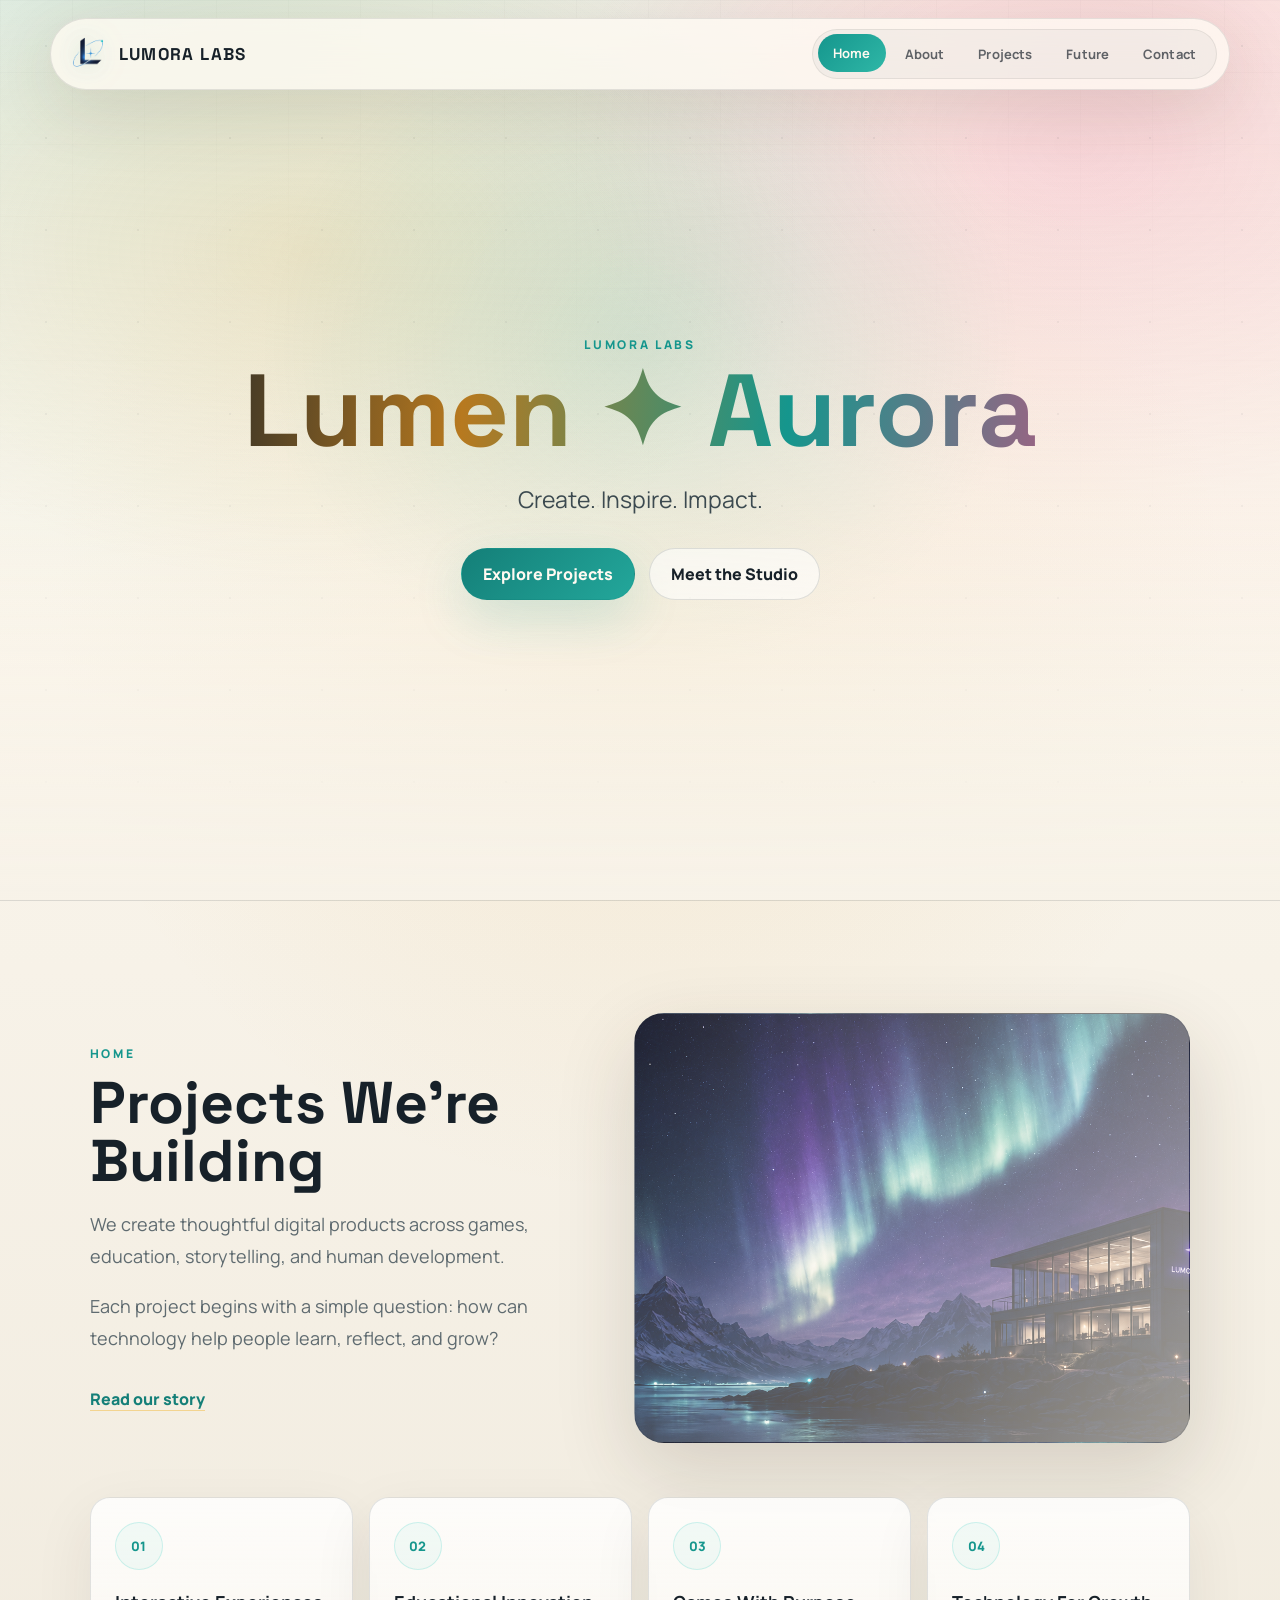
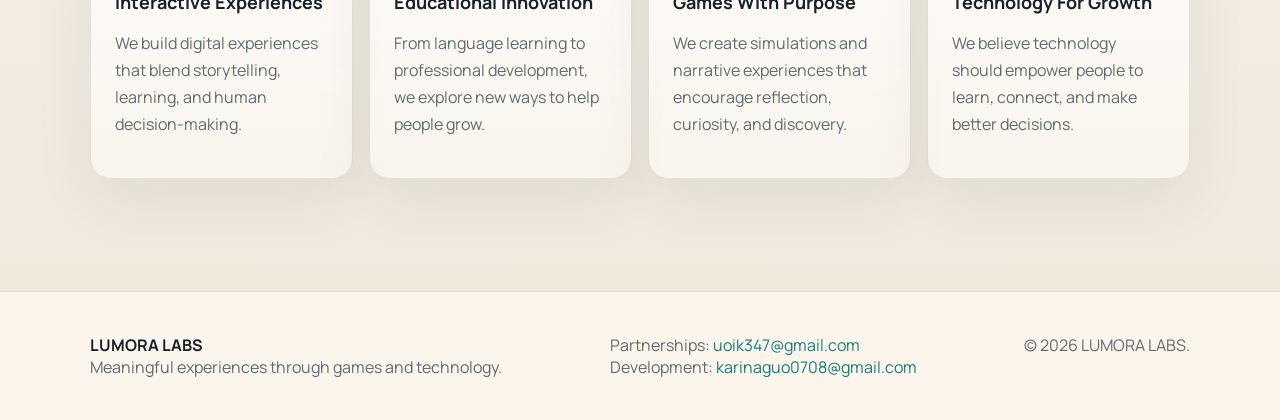
<file: index.html>
<!doctype html>
<html lang="en">
<head>
  <meta charset="utf-8">
  <meta name="viewport" content="width=device-width,initial-scale=1">
  <title>LUMORA LABS</title>
  <link rel="preconnect" href="https://fonts.googleapis.com">
  <link rel="preconnect" href="https://fonts.gstatic.com" crossorigin>
  <link href="https://fonts.googleapis.com/css2?family=Manrope:wght@400;500;600;700;800&family=Space+Grotesk:wght@500;600;700&display=swap" rel="stylesheet">
  <link rel="stylesheet" href="styles.css">
</head>
<body>
<header class="nav">
  <a class="brand logo-brand" href="index.html">
    <img src="lumora-logo.png" class="site-logo" alt="LUMORA LABS logo">
    <span class="brand-name">LUMORA LABS</span>
  </a>
  <nav class="navlinks" aria-label="Primary navigation">
    <a class="active" href="index.html">Home</a>
    <a href="about.html">About</a>
    <a href="project.html">Projects</a>
    <a href="future.html">Future</a>
    <a href="contact.html">Contact</a>
  </nav>
</header>

<main>
  <section class="hero">
    <div class="aurora"></div>
    <div class="stars"></div>
    <div class="heroGlow"></div>
    <div class="heroText">
      <p class="kicker">LUMORA LABS</p>
      <h1>Lumen ✦ Aurora</h1>
      <p class="heroLead">Create. Inspire. Impact.</p>
      <div class="heroActions">
        <a class="btn" href="project.html">Explore Projects</a>
        <a class="btn secondary" href="about.html">Meet the Studio</a>
      </div>
    </div>
  </section>

  <section class="section studioIntro">
    <div class="two">
      <div>
        <p class="eyebrow">Home</p>
        <h2>Projects We're Building</h2>
        <p class="copy">We create thoughtful digital products across games, education, storytelling, and human development.</p>
        <p class="copy">Each project begins with a simple question: how can technology help people learn, reflect, and grow?</p>
        <a class="textLink" href="about.html">Read our story</a>
      </div>
      <div class="aboutArt" aria-hidden="true"></div>
    </div>

    <div class="values refinedValues">
      <article class="value">
        <div class="icon">01</div>
        <b>Interactive Experiences</b>
        <p>We build digital experiences that blend storytelling, learning, and human decision-making.</p>
      </article>
      <article class="value">
        <div class="icon">02</div>
        <b>Educational Innovation</b>
        <p>From language learning to professional development, we explore new ways to help people grow.</p>
      </article>
      <article class="value">
        <div class="icon">03</div>
        <b>Games With Purpose</b>
        <p>We create simulations and narrative experiences that encourage reflection, curiosity, and discovery.</p>
      </article>
      <article class="value">
        <div class="icon">04</div>
        <b>Technology For Growth</b>
        <p>We believe technology should empower people to learn, connect, and make better decisions.</p>
      </article>
    </div>
  </section>
</main>

<footer class="footer">
  <div><b>LUMORA LABS</b><br>Meaningful experiences through games and technology.</div>
  <div>Partnerships: <a href="mailto:uoik347@gmail.com">uoik347@gmail.com</a><br>Development: <a href="mailto:karinaguo0708@gmail.com">karinaguo0708@gmail.com</a></div>
  <div>© <span data-year></span> LUMORA LABS.</div>
</footer>
<script src="script.js"></script>
</body>
</html>
</file>
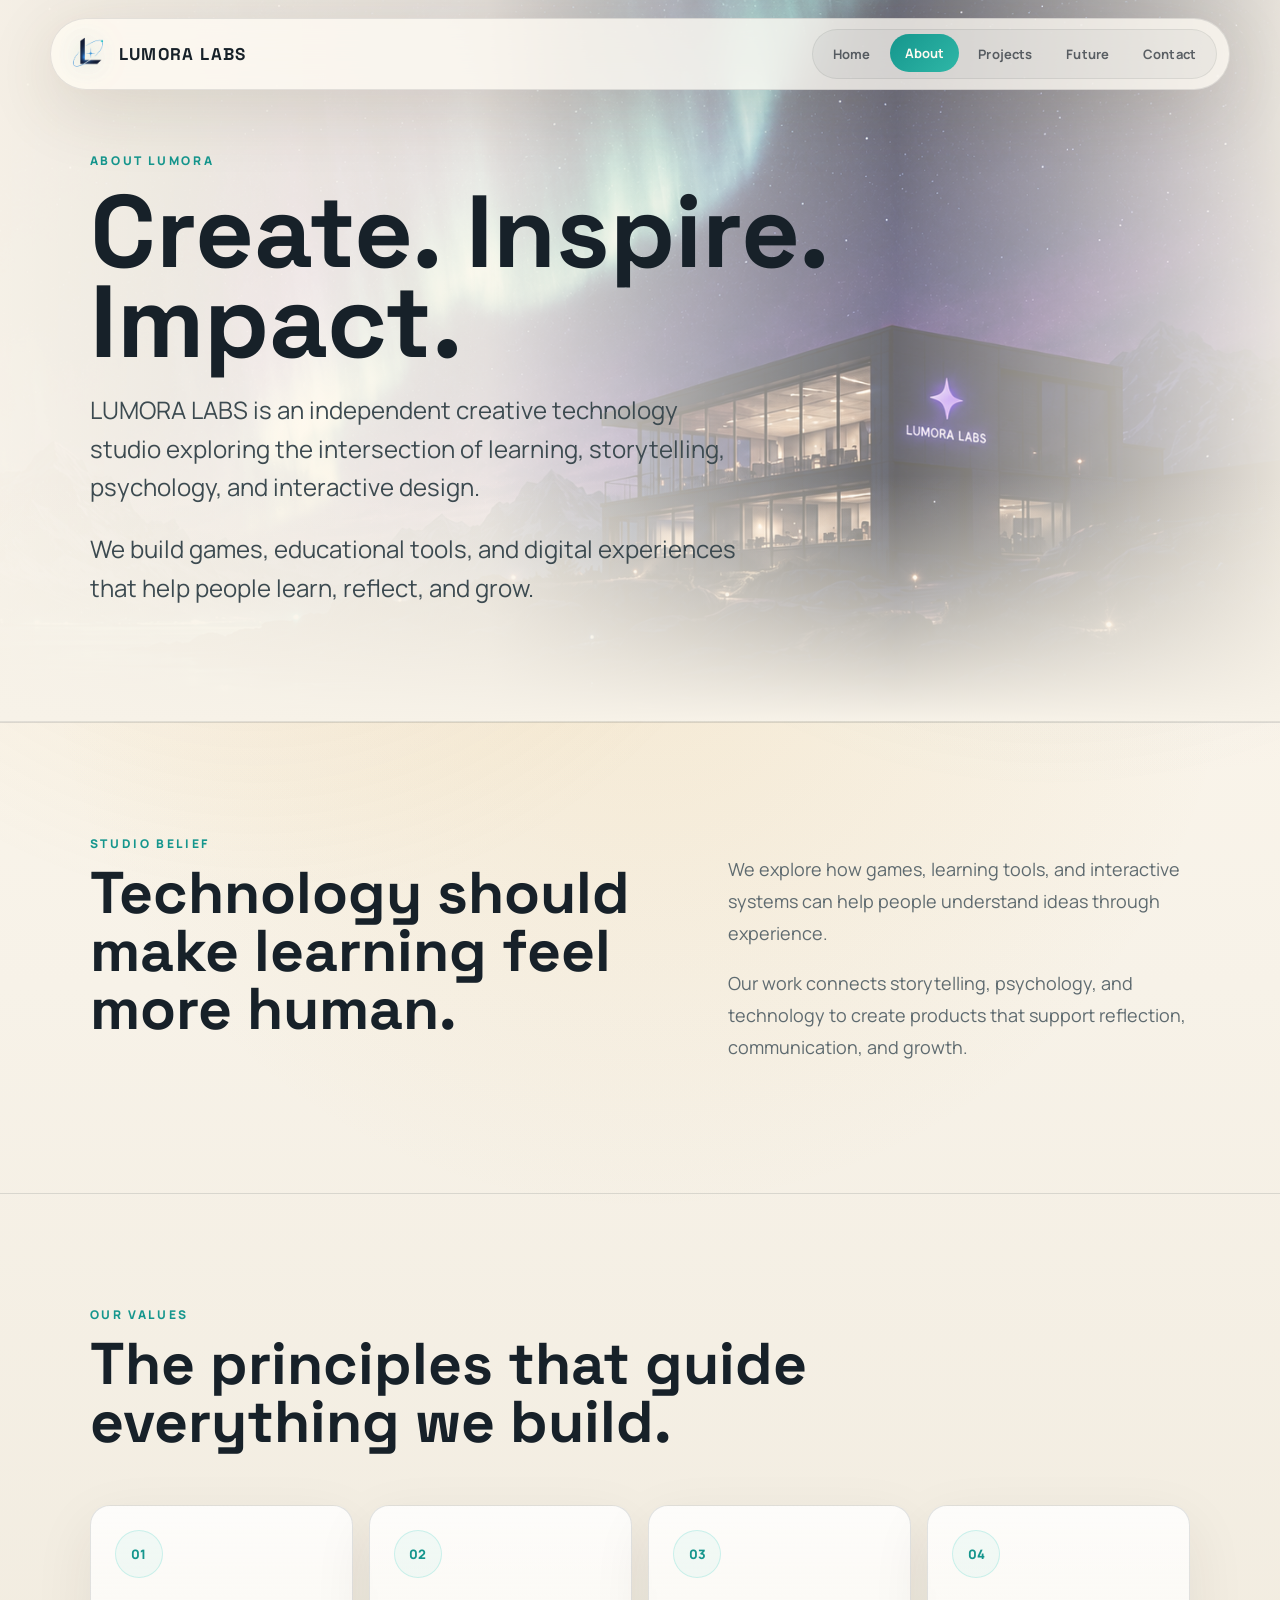
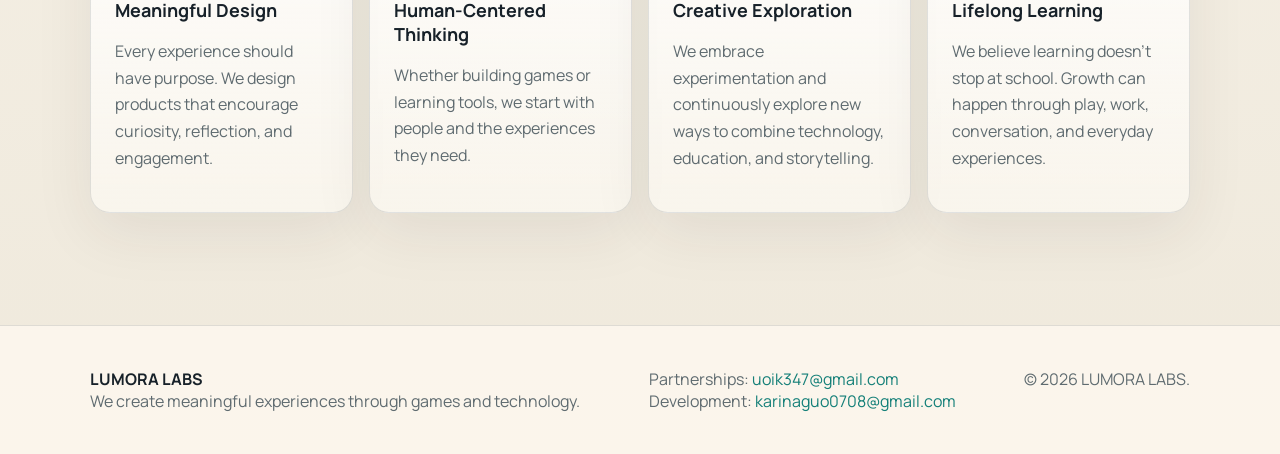
<file: about.html>
<!doctype html>
<html lang="en">
<head>
  <meta charset="utf-8">
  <meta name="viewport" content="width=device-width,initial-scale=1">
  <title>About | LUMORA LABS</title>
  <link rel="preconnect" href="https://fonts.googleapis.com">
  <link rel="preconnect" href="https://fonts.gstatic.com" crossorigin>
  <link href="https://fonts.googleapis.com/css2?family=Manrope:wght@400;500;600;700;800&family=Space+Grotesk:wght@500;600;700&display=swap" rel="stylesheet">
  <link rel="stylesheet" href="styles.css">
</head>
<body>
<header class="nav">
  <a class="brand logo-brand" href="index.html">
    <img src="lumora-logo.png" class="site-logo" alt="LUMORA LABS logo">
    <span class="brand-name">LUMORA LABS</span>
  </a>
  <nav class="navlinks" aria-label="Primary navigation">
    <a href="index.html">Home</a>
    <a class="active" href="about.html">About</a>
    <a href="project.html">Projects</a>
    <a href="future.html">Future</a>
    <a href="contact.html">Contact</a>
  </nav>
</header>

<main class="aboutPage">
  <section class="aboutHeroImage">
    <div class="aboutHeroText">
      <p class="eyebrow">About Lumora</p>
      <h1>Create. Inspire. Impact.</h1>
      <p>LUMORA LABS is an independent creative technology studio exploring the intersection of learning, storytelling, psychology, and interactive design.</p>
      <p>We build games, educational tools, and digital experiences that help people learn, reflect, and grow.</p>
    </div>
  </section>

  <section class="section manifesto">
    <div class="manifestoText">
      <p class="eyebrow">Studio belief</p>
      <h2>Technology should make learning feel more human.</h2>
    </div>
    <div class="manifestoCopy">
      <p class="copy">We explore how games, learning tools, and interactive systems can help people understand ideas through experience.</p>
      <p class="copy">Our work connects storytelling, psychology, and technology to create products that support reflection, communication, and growth.</p>
    </div>
  </section>

  <section class="section valuesSection">
    <div class="valuesIntro">
      <p class="eyebrow">Our values</p>
      <h2>The principles that guide everything we build.</h2>
    </div>
    <div class="values refinedValues">
      <article class="value"><div class="icon">01</div><b>Meaningful Design</b><p>Every experience should have purpose. We design products that encourage curiosity, reflection, and engagement.</p></article>
      <article class="value"><div class="icon">02</div><b>Human-Centered Thinking</b><p>Whether building games or learning tools, we start with people and the experiences they need.</p></article>
      <article class="value"><div class="icon">03</div><b>Creative Exploration</b><p>We embrace experimentation and continuously explore new ways to combine technology, education, and storytelling.</p></article>
      <article class="value"><div class="icon">04</div><b>Lifelong Learning</b><p>We believe learning doesn't stop at school. Growth can happen through play, work, conversation, and everyday experiences.</p></article>
    </div>
  </section>
</main>

<footer class="footer">
  <div><b>LUMORA LABS</b><br>We create meaningful experiences through games and technology.</div>
  <div>Partnerships: <a href="mailto:uoik347@gmail.com">uoik347@gmail.com</a><br>Development: <a href="mailto:karinaguo0708@gmail.com">karinaguo0708@gmail.com</a></div>
  <div>© <span data-year></span> LUMORA LABS.</div>
</footer>
<script src="script.js"></script>
</body>
</html>
</file>
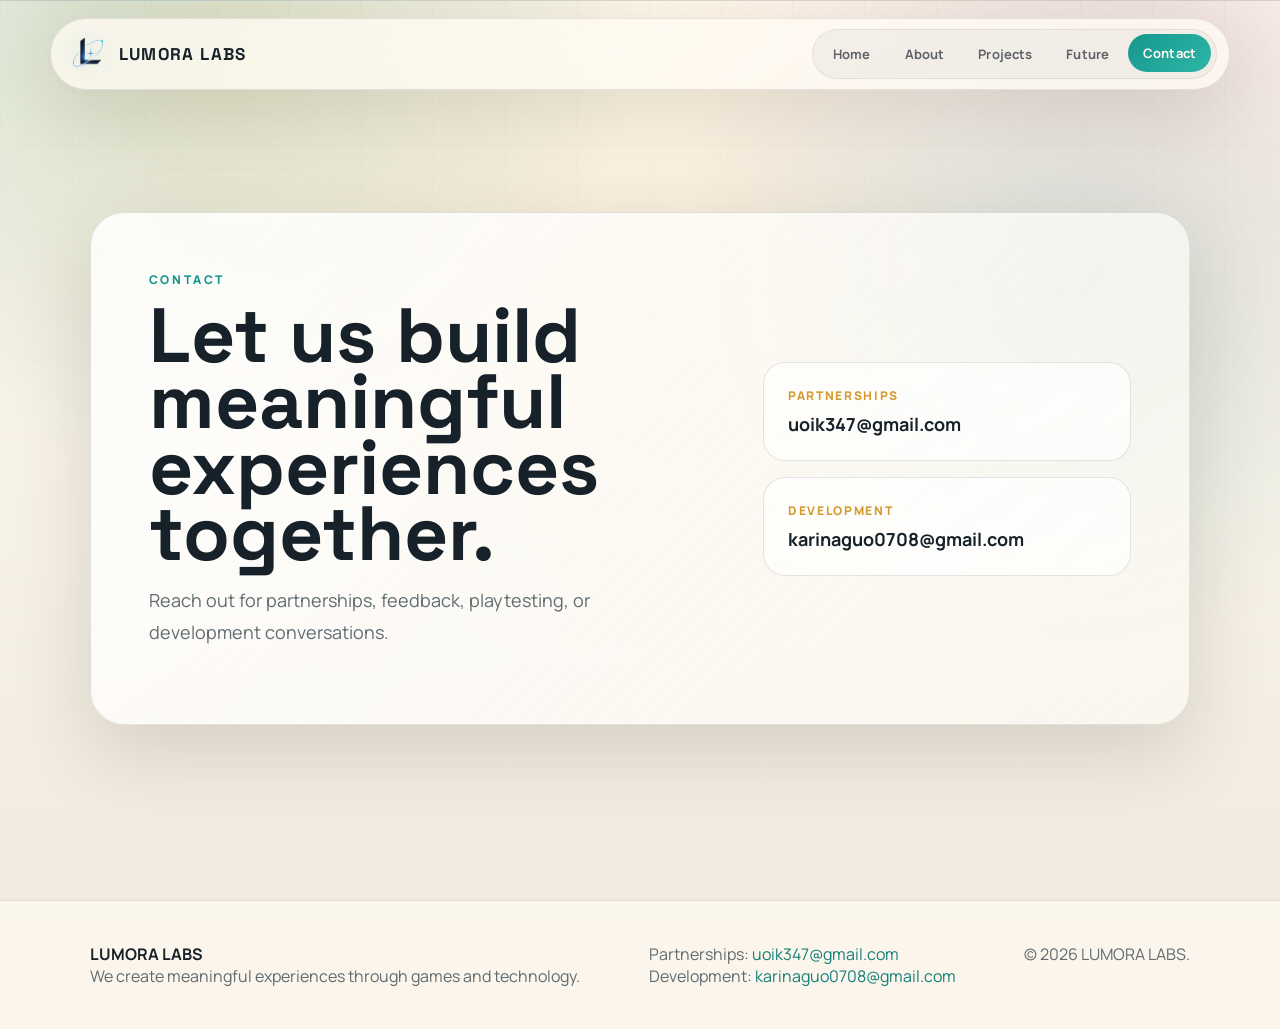
<file: contact.html>
<!doctype html>
<html lang="en">
<head>
  <meta charset="utf-8">
  <meta name="viewport" content="width=device-width,initial-scale=1">
  <title>Contact | LUMORA LABS</title>
  <link rel="preconnect" href="https://fonts.googleapis.com">
  <link rel="preconnect" href="https://fonts.gstatic.com" crossorigin>
  <link href="https://fonts.googleapis.com/css2?family=Manrope:wght@400;500;600;700;800&family=Space+Grotesk:wght@500;600;700&display=swap" rel="stylesheet">
  <link rel="stylesheet" href="styles.css">
</head>
<body>
<header class="nav">
  <a class="brand logo-brand" href="index.html">
    <img src="lumora-logo.png" class="site-logo" alt="LUMORA LABS logo">
    <span class="brand-name">LUMORA LABS</span>
  </a>
  <nav class="navlinks" aria-label="Primary navigation">
    <a href="index.html">Home</a>
    <a href="about.html">About</a>
    <a href="project.html">Projects</a>
    <a href="future.html">Future</a>
    <a class="active" href="contact.html">Contact</a>
  </nav>
</header>

<main class="page section contactPage">
  <section class="contactPanel">
    <div>
      <p class="eyebrow">Contact</p>
      <h1>Let us build meaningful experiences together.</h1>
      <p class="copy">Reach out for partnerships, feedback, playtesting, or development conversations.</p>
    </div>
    <div class="contactCards">
      <a class="contactCard" href="mailto:uoik347@gmail.com">
        <span>Partnerships</span>
        <b>uoik347@gmail.com</b>
      </a>
      <a class="contactCard" href="mailto:karinaguo0708@gmail.com">
        <span>Development</span>
        <b>karinaguo0708@gmail.com</b>
      </a>
    </div>
  </section>
</main>

<footer class="footer">
  <div><b>LUMORA LABS</b><br>We create meaningful experiences through games and technology.</div>
  <div>Partnerships: <a href="mailto:uoik347@gmail.com">uoik347@gmail.com</a><br>Development: <a href="mailto:karinaguo0708@gmail.com">karinaguo0708@gmail.com</a></div>
  <div>© <span data-year></span> LUMORA LABS.</div>
</footer>
<script src="script.js"></script>
</body>
</html>
</file>
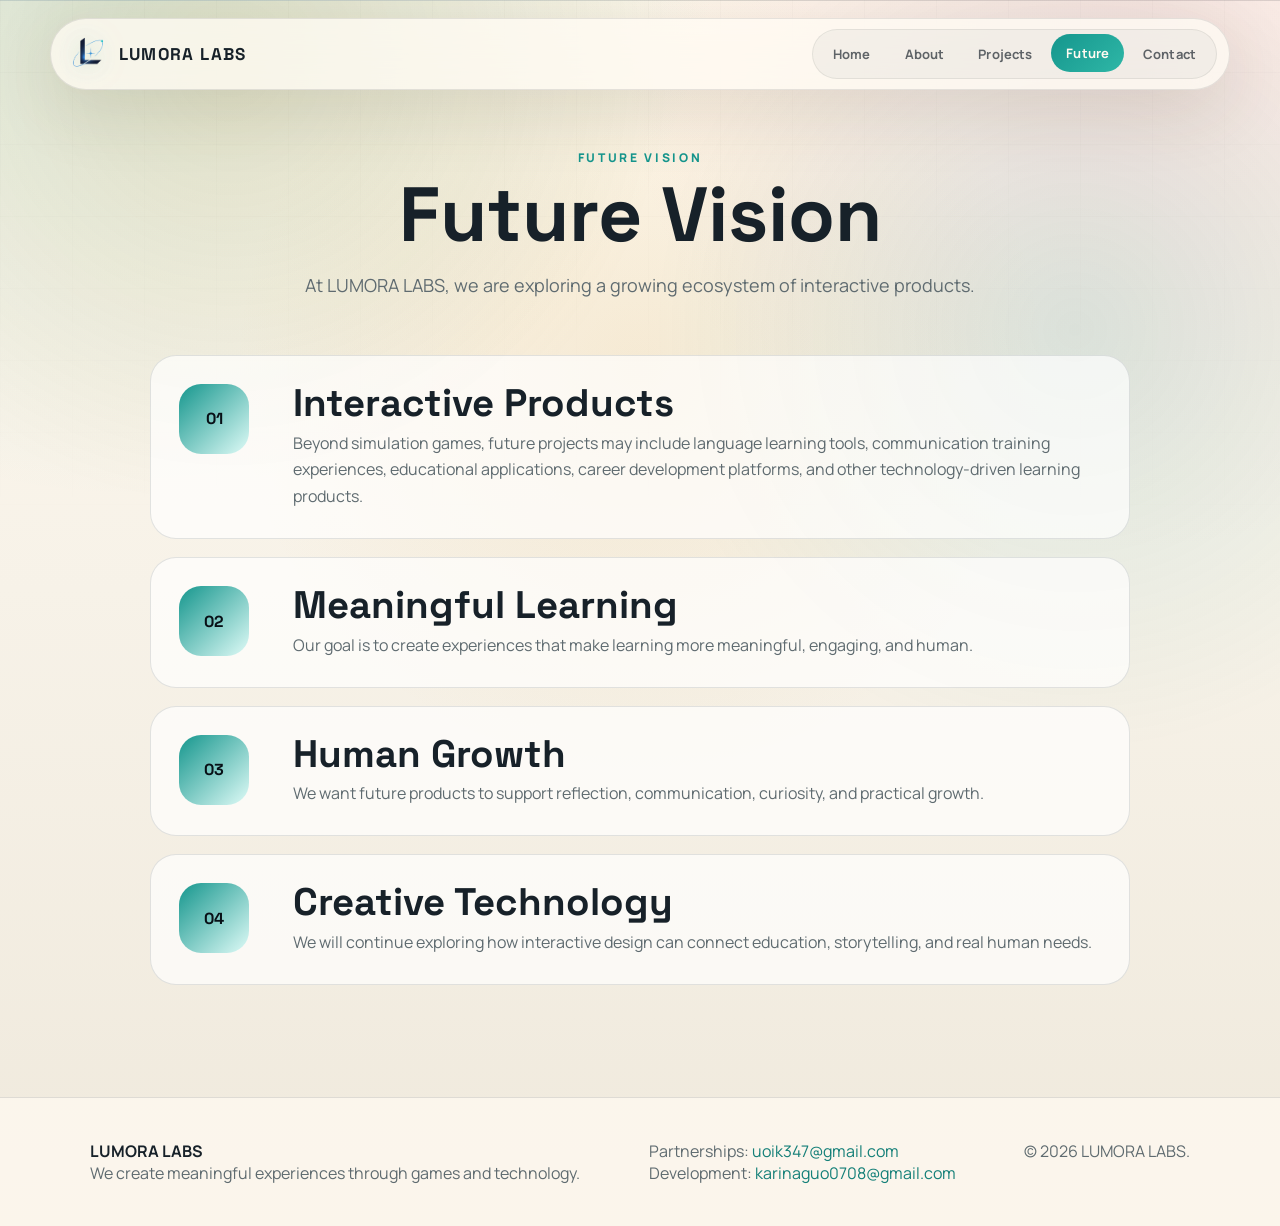
<file: future.html>
<!doctype html>
<html lang="en">
<head>
  <meta charset="utf-8">
  <meta name="viewport" content="width=device-width,initial-scale=1">
  <title>Future | LUMORA LABS</title>
  <link rel="preconnect" href="https://fonts.googleapis.com">
  <link rel="preconnect" href="https://fonts.gstatic.com" crossorigin>
  <link href="https://fonts.googleapis.com/css2?family=Manrope:wght@400;500;600;700;800&family=Space+Grotesk:wght@500;600;700&display=swap" rel="stylesheet">
  <link rel="stylesheet" href="styles.css">
</head>
<body>
<header class="nav">
  <a class="brand logo-brand" href="index.html">
    <img src="lumora-logo.png" class="site-logo" alt="LUMORA LABS logo">
    <span class="brand-name">LUMORA LABS</span>
  </a>
  <nav class="navlinks" aria-label="Primary navigation">
    <a href="index.html">Home</a>
    <a href="about.html">About</a>
    <a href="project.html">Projects</a>
    <a class="active" href="future.html">Future</a>
    <a href="contact.html">Contact</a>
  </nav>
</header>

<main class="page section futurePage">
  <div class="centerTitle">
    <p class="eyebrow">Future Vision</p>
    <h1>Future Vision</h1>
    <p class="copy">At LUMORA LABS, we are exploring a growing ecosystem of interactive products.</p>
  </div>

  <section class="roadmap">
    <article class="roadItem">
      <span>01</span>
      <div>
        <h2>Interactive Products</h2>
        <p>Beyond simulation games, future projects may include language learning tools, communication training experiences, educational applications, career development platforms, and other technology-driven learning products.</p>
      </div>
    </article>
    <article class="roadItem">
      <span>02</span>
      <div>
        <h2>Meaningful Learning</h2>
        <p>Our goal is to create experiences that make learning more meaningful, engaging, and human.</p>
      </div>
    </article>
    <article class="roadItem">
      <span>03</span>
      <div>
        <h2>Human Growth</h2>
        <p>We want future products to support reflection, communication, curiosity, and practical growth.</p>
      </div>
    </article>
    <article class="roadItem">
      <span>04</span>
      <div>
        <h2>Creative Technology</h2>
        <p>We will continue exploring how interactive design can connect education, storytelling, and real human needs.</p>
      </div>
    </article>
  </section>
</main>

<footer class="footer">
  <div><b>LUMORA LABS</b><br>We create meaningful experiences through games and technology.</div>
  <div>Partnerships: <a href="mailto:uoik347@gmail.com">uoik347@gmail.com</a><br>Development: <a href="mailto:karinaguo0708@gmail.com">karinaguo0708@gmail.com</a></div>
  <div>© <span data-year></span> LUMORA LABS.</div>
</footer>
<script src="script.js"></script>
</body>
</html>
</file>
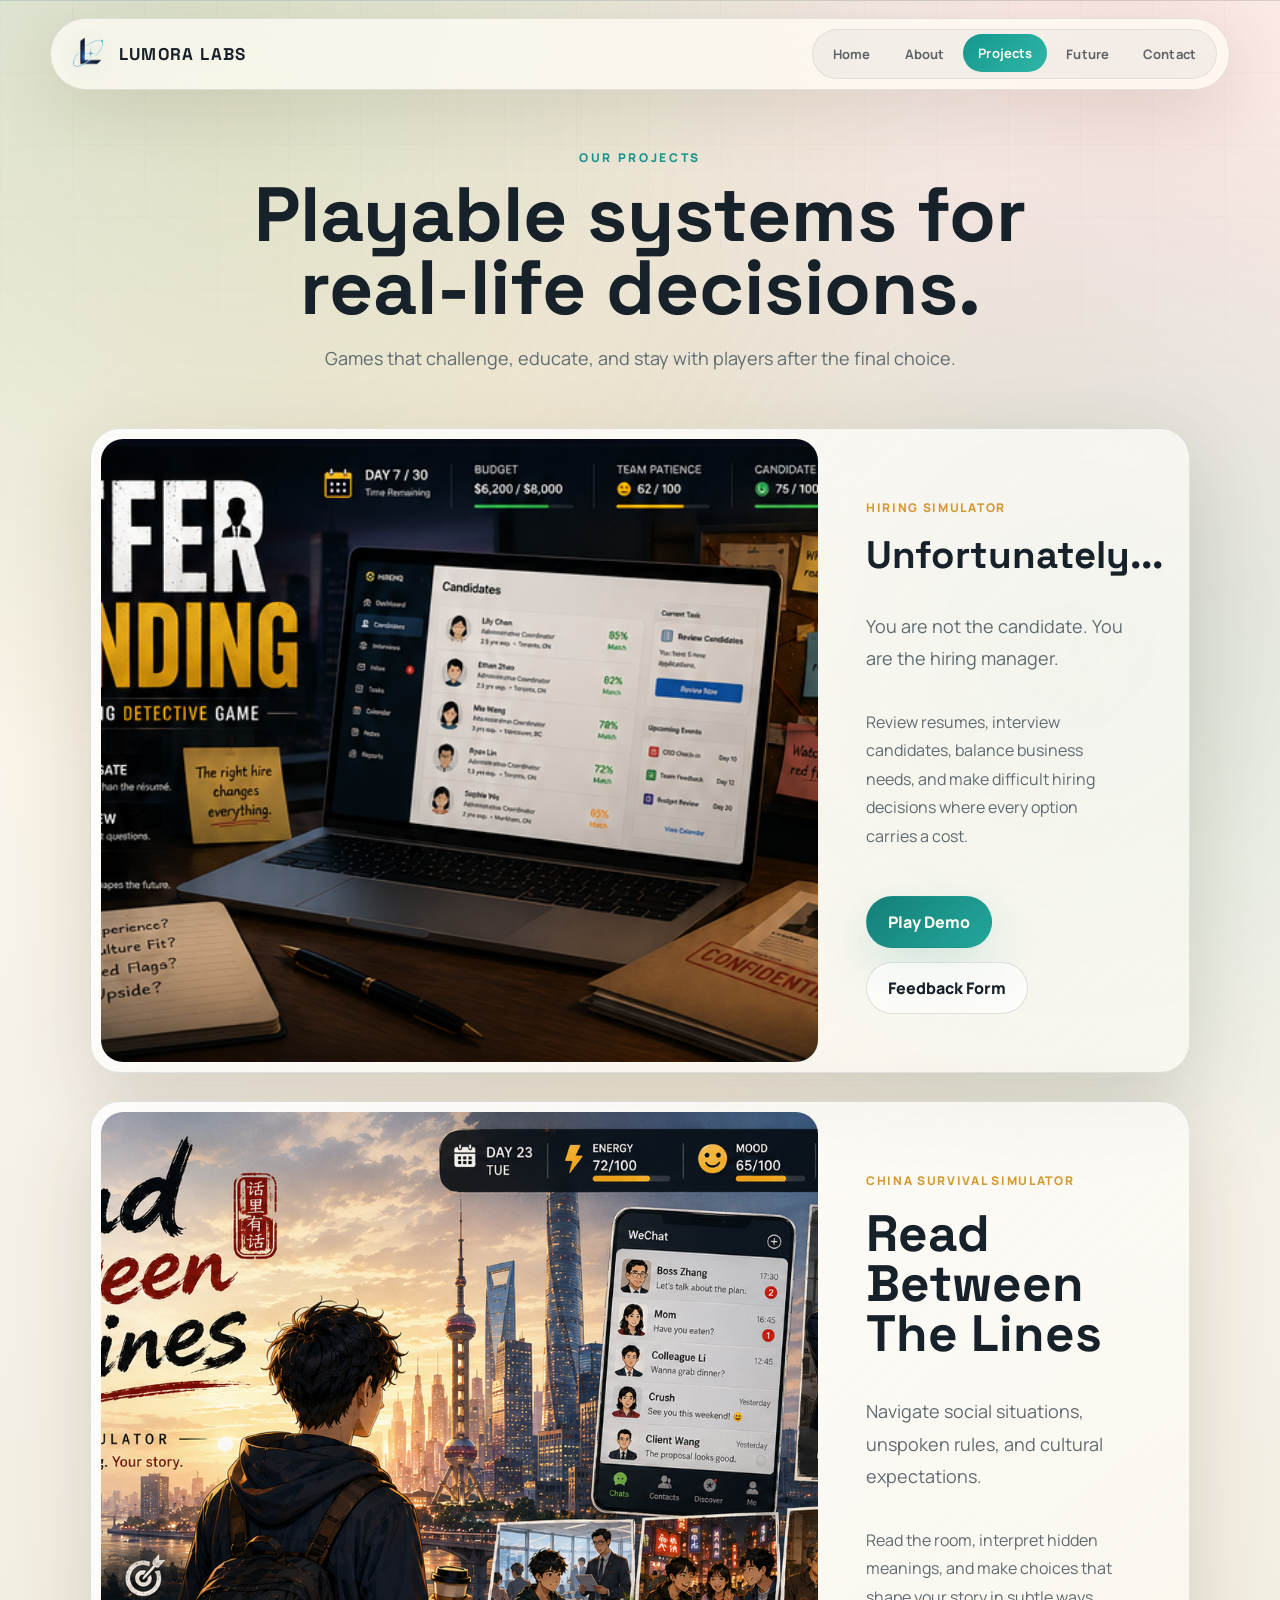
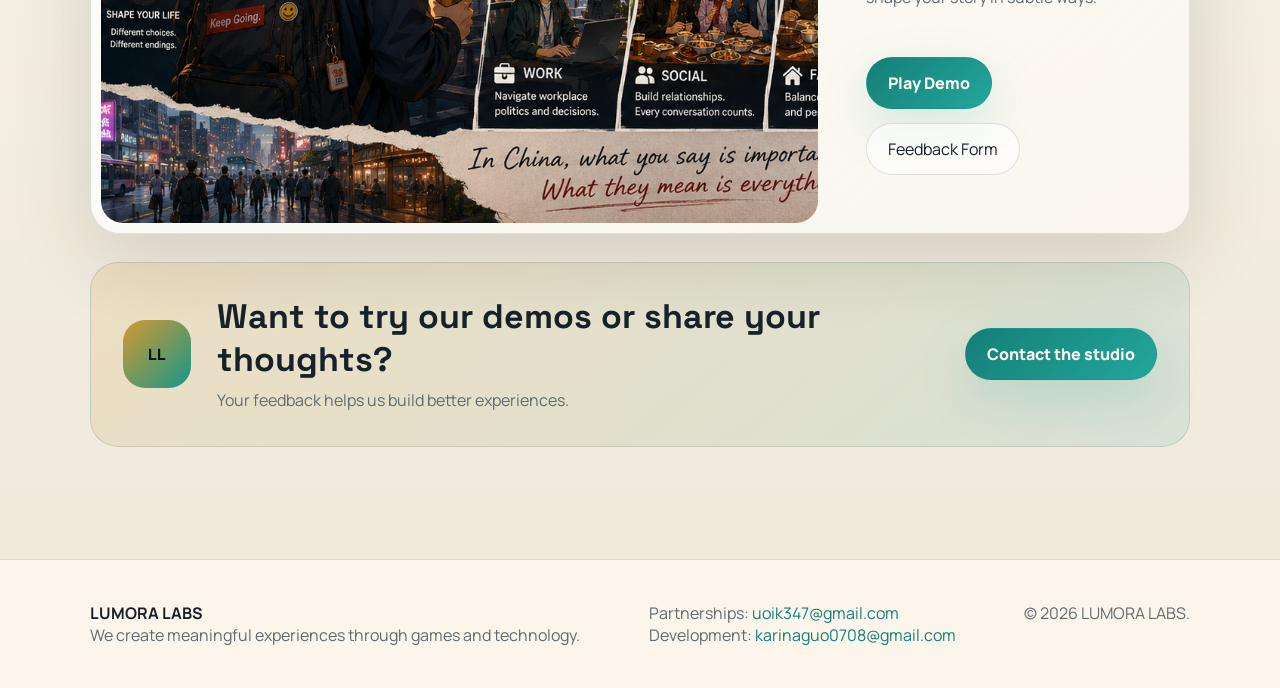
<file: project.html>
<!doctype html>
<html lang="en">
<head>
  <meta charset="utf-8">
  <meta name="viewport" content="width=device-width,initial-scale=1">
  <title>Projects | LUMORA LABS</title>
  <link rel="preconnect" href="https://fonts.googleapis.com">
  <link rel="preconnect" href="https://fonts.gstatic.com" crossorigin>
  <link href="https://fonts.googleapis.com/css2?family=Manrope:wght@400;500;600;700;800&family=Space+Grotesk:wght@500;600;700&display=swap" rel="stylesheet">
  <link rel="stylesheet" href="styles.css">
</head>
<body>
<header class="nav">
  <a class="brand logo-brand" href="index.html">
    <img src="lumora-logo.png" class="site-logo" alt="LUMORA LABS logo">
    <span class="brand-name">LUMORA LABS</span>
  </a>
  <nav class="navlinks" aria-label="Primary navigation">
    <a href="index.html">Home</a>
    <a href="about.html">About</a>
    <a class="active" href="project.html">Projects</a>
    <a href="future.html">Future</a>
    <a href="contact.html">Contact</a>
  </nav>
</header>

<main class="page section projectsPage">
  <div class="centerTitle">
    <p class="eyebrow">Our projects</p>
    <h1>Playable systems for real-life decisions.</h1>
    <p class="copy">Games that challenge, educate, and stay with players after the final choice.</p>
  </div>

  <div class="projectDetail polished">
    <article class="detailCard featureProject">
      <div class="coverFrame">
        <img src="offer-pending-cover.png" alt="Unfortunately hiring simulator cover">
      </div>
      <div class="projectText">
        <p class="sub">Hiring Simulator</p>
        <h2 class="compactTitle">Unfortunately...</h2>
        <p class="copy">You are not the candidate. You are the hiring manager.</p>
        <p class="copy smallCopy">Review resumes, interview candidates, balance business needs, and make difficult hiring decisions where every option carries a cost.</p>
        <div class="actions stackedActions">
          <a class="btn" href="#">Play Demo</a>
          <a class="mini" href="#">Feedback Form</a>
        </div>
      </div>
    </article>

    <article class="detailCard featureProject" id="read-between">
      <div class="coverFrame">
        <img src="read-between-cover.png" alt="Read Between The Lines China Survival Simulator cover">
      </div>
      <div class="projectText">
        <p class="sub">China Survival Simulator</p>
        <h2>Read Between The Lines</h2>
        <p class="copy">Navigate social situations, unspoken rules, and cultural expectations.</p>
        <p class="copy smallCopy">Read the room, interpret hidden meanings, and make choices that shape your story in subtle ways.</p>
        <div class="actions stackedActions">
          <a class="btn" id="readBetweenDemoLink" href="https://karinaguo0708-dot.github.io/Read_between_the_line/">Play Demo</a>
          <div class="formMenu">
            <button class="mini formToggle" type="button">Feedback Form</button>
            <div class="formOptions" aria-label="Feedback form options">
              <a href="https://v.wjx.cn/vm/rvYZfi6.aspx#">Chinese Form</a>
              <a href="https://v.wjx.cn/vm/YpvPUcN.aspx#">English Form</a>
            </div>
          </div>
        </div>
      </div>
    </article>

    <section class="wideCta">
      <div class="ctaMark">LL</div>
      <div>
        <h3>Want to try our demos or share your thoughts?</h3>
        <p>Your feedback helps us build better experiences.</p>
      </div>
      <a class="btn" href="contact.html">Contact the studio</a>
    </section>
  </div>
</main>

<footer class="footer">
  <div><b>LUMORA LABS</b><br>We create meaningful experiences through games and technology.</div>
  <div>Partnerships: <a href="mailto:uoik347@gmail.com">uoik347@gmail.com</a><br>Development: <a href="mailto:karinaguo0708@gmail.com">karinaguo0708@gmail.com</a></div>
  <div>© <span data-year></span> LUMORA LABS.</div>
</footer>
<script src="script.js"></script>
</body>
</html>
</file>
<file: styles.css>
:root {
  --bg: #f7f2e8;
  --bg-soft: #fffaf1;
  --panel: rgba(255, 252, 246, .78);
  --panel-strong: rgba(255, 252, 246, .94);
  --line: rgba(30, 43, 48, .13);
  --text: #172129;
  --muted: #5f6b70;
  --dim: #879196;
  --gold: #d39a2f;
  --teal: #15968d;
  --rose: #d65c8c;
  --blue: #4c7fdc;
  --shadow: 0 28px 80px rgba(53, 43, 32, .16);
}

* {
  box-sizing: border-box;
}

html {
  scroll-behavior: smooth;
}

body {
  margin: 0;
  overflow-x: hidden;
  background:
    radial-gradient(circle at 10% -8%, rgba(21, 150, 141, .18), transparent 34%),
    radial-gradient(circle at 88% 4%, rgba(214, 92, 140, .13), transparent 31%),
    radial-gradient(circle at 50% 30%, rgba(211, 154, 47, .12), transparent 38%),
    linear-gradient(180deg, #fff9ee 0%, var(--bg) 48%, #efe9dc 100%);
  color: var(--text);
  font-family: Manrope, ui-sans-serif, system-ui, -apple-system, Segoe UI, Arial, sans-serif;
}

body:before {
  content: "";
  position: fixed;
  inset: 0;
  z-index: -1;
  pointer-events: none;
  opacity: .28;
  background-image:
    linear-gradient(rgba(30, 43, 48, .07) 1px, transparent 1px),
    linear-gradient(90deg, rgba(30, 43, 48, .06) 1px, transparent 1px);
  background-size: 72px 72px;
  mask-image: linear-gradient(180deg, #000 0%, transparent 72%);
}

a {
  color: inherit;
  text-decoration: none;
}

img {
  max-width: 100%;
}

.nav {
  position: fixed;
  top: 18px;
  left: 50%;
  z-index: 30;
  width: min(1180px, calc(100% - 40px));
  transform: translateX(-50%);
  display: flex;
  align-items: center;
  justify-content: space-between;
  gap: 24px;
  min-height: 72px;
  padding: 10px 12px 10px 18px;
  border: 1px solid rgba(30, 43, 48, .11);
  border-radius: 999px;
  background: rgba(255, 251, 244, .76);
  box-shadow: 0 18px 70px rgba(80, 62, 36, .14);
  backdrop-filter: blur(22px);
  -webkit-backdrop-filter: blur(22px);
}

.brand,
.logo-brand {
  display: flex;
  align-items: center;
  gap: 12px;
  min-width: 235px;
}

.site-logo {
  width: auto;
  height: 48px;
  display: block;
  filter:
    drop-shadow(0 0 10px rgba(21, 150, 141, .22))
    drop-shadow(0 0 20px rgba(211, 154, 47, .16));
}

.brand-name {
  color: #172129;
  font-family: "Space Grotesk", Manrope, sans-serif;
  font-size: 17px;
  font-weight: 700;
  letter-spacing: .08em;
  white-space: nowrap;
}

.navlinks {
  display: flex;
  align-items: center;
  gap: 4px;
  padding: 5px;
  border: 1px solid rgba(30, 43, 48, .08);
  border-radius: 999px;
  background: rgba(30, 43, 48, .045);
}

.navlinks a {
  padding: 10px 15px;
  border-radius: 999px;
  color: rgba(23, 33, 41, .68);
  font-size: 13px;
  font-weight: 700;
  letter-spacing: .01em;
  transition: color .25s ease, background .25s ease, transform .25s ease;
}

.navlinks a:hover,
.navlinks .active {
  color: #fffaf1;
  background: linear-gradient(135deg, #15968d, #2fb7a7);
  transform: translateY(-1px);
}

.hero {
  position: relative;
  min-height: 100svh;
  display: grid;
  place-items: center;
  padding: 148px 7vw 112px;
  overflow: hidden;
  text-align: center;
}

.aurora,
.stars,
.heroGlow {
  position: absolute;
  inset: 0;
  pointer-events: none;
}

.aurora {
  background:
    radial-gradient(ellipse at 50% 38%, rgba(21, 150, 141, .18) 0%, transparent 42%),
    radial-gradient(ellipse at 24% 28%, rgba(211, 154, 47, .18) 0%, transparent 36%),
    radial-gradient(ellipse at 84% 16%, rgba(214, 92, 140, .14) 0%, transparent 34%);
  filter: saturate(115%);
}

.stars {
  opacity: .2;
  background-image: radial-gradient(rgba(23, 33, 41, .32) 1px, transparent 1px);
  background-size: 92px 92px;
}

.heroGlow {
  background: linear-gradient(180deg, transparent 0%, rgba(255, 249, 238, .3) 58%, var(--bg) 100%);
}

.heroText {
  position: relative;
  z-index: 2;
  width: min(980px, 100%);
  max-width: 980px;
}

.kicker,
.eyebrow {
  margin: 0;
  color: var(--teal);
  text-transform: uppercase;
  font-size: 12px;
  font-weight: 800;
  letter-spacing: .22em;
}

.hero h1,
.centerTitle h1,
.contactPanel h1 {
  margin: 14px 0 0;
  font-family: "Space Grotesk", Manrope, sans-serif;
  font-size: clamp(58px, 8vw, 128px);
  line-height: .86;
  letter-spacing: 0;
}

.hero h1 {
  max-width: 980px;
  margin-left: auto;
  margin-right: auto;
  background: linear-gradient(95deg, #162129 0%, #b7791f 32%, #15968d 65%, #c55380 100%);
  -webkit-background-clip: text;
  color: transparent;
}

.heroLead {
  width: min(650px, 100%);
  margin: 26px auto 0;
  color: #3c4a50;
  font-size: clamp(18px, 2vw, 23px);
  line-height: 1.62;
}

.heroActions,
.actions {
  display: flex;
  flex-wrap: wrap;
  align-items: center;
  gap: 14px;
  margin-top: 30px;
}

.heroActions {
  justify-content: center;
}

.btn,
.mini {
  display: inline-flex;
  align-items: center;
  justify-content: center;
  min-height: 48px;
  padding: 14px 21px;
  border-radius: 999px;
  font-weight: 800;
  transition: transform .25s ease, box-shadow .25s ease, border-color .25s ease, background .25s ease;
}

.btn {
  color: #fffaf1;
  border: 1px solid rgba(21, 150, 141, .2);
  background: linear-gradient(135deg, #147f78, #23a79b);
  box-shadow: 0 18px 50px rgba(21, 150, 141, .18);
}

.btn.secondary,
.mini {
  color: #172129;
  border: 1px solid rgba(30, 43, 48, .13);
  background: rgba(255, 255, 255, .58);
  box-shadow: none;
}

.btn:hover,
.mini:hover,
.textLink:hover,
.card:hover,
.contactCard:hover {
  transform: translateY(-3px);
}

.sub,
.contactCard span {
  color: var(--gold);
  text-transform: uppercase;
  font-size: 12px;
  font-weight: 800;
  letter-spacing: .14em;
}

.section {
  position: relative;
  padding: 112px 7vw;
  border-top: 1px solid var(--line);
}

.page {
  min-height: 100svh;
  padding-top: 148px;
}

.two {
  display: grid;
  grid-template-columns: minmax(0, .9fr) minmax(320px, 1.1fr);
  gap: clamp(36px, 7vw, 92px);
  align-items: center;
}

h1,
h2,
h3 {
  font-family: "Space Grotesk", Manrope, sans-serif;
}

.section h2,
.featureProject h2,
.roadItem h2 {
  margin: 12px 0 18px;
  font-size: clamp(34px, 4.6vw, 66px);
  line-height: .98;
  letter-spacing: 0;
}

.copy {
  color: var(--muted);
  font-size: 18px;
  line-height: 1.78;
}

.textLink {
  display: inline-flex;
  margin-top: 16px;
  color: #147f78;
  font-weight: 800;
  border-bottom: 1px solid rgba(242, 201, 109, .7);
  transition: transform .25s ease, color .25s ease;
}

.aboutArt {
  min-height: 430px;
  border: 1px solid rgba(30, 43, 48, .12);
  border-radius: 30px;
  background:
    linear-gradient(120deg, rgba(255, 249, 238, .12), rgba(255, 249, 238, .62)),
    url("about-aurora.png") center/cover;
  box-shadow: var(--shadow);
  overflow: hidden;
}

.values {
  display: grid;
  grid-template-columns: repeat(4, minmax(0, 1fr));
  gap: 16px;
  margin-top: 54px;
}

.value {
  min-height: 205px;
  padding: 24px;
  border: 1px solid rgba(30, 43, 48, .12);
  border-radius: 20px;
  background: linear-gradient(180deg, rgba(255, 255, 255, .82), rgba(255, 252, 246, .58));
  box-shadow: 0 20px 60px rgba(53, 43, 32, .08);
}

.icon {
  display: inline-grid;
  place-items: center;
  width: 48px;
  height: 48px;
  margin-bottom: 20px;
  border: 1px solid rgba(99, 216, 204, .28);
  border-radius: 50%;
  color: var(--teal);
  background: rgba(99, 216, 204, .08);
  font-size: 13px;
  font-weight: 900;
}

.value b {
  display: block;
  font-size: 18px;
}

.value p,
.card p,
.wideCta p,
.roadItem p {
  color: var(--muted);
  line-height: 1.68;
}

.projectsPage,
.futurePage,
.contactPage {
  background:
    radial-gradient(circle at 18% 6%, rgba(211, 154, 47, .14), transparent 30%),
    radial-gradient(circle at 84% 30%, rgba(21, 150, 141, .13), transparent 32%);
}

.centerTitle {
  max-width: 860px;
  margin: 0 auto 54px;
  text-align: center;
}

.centerTitle h1,
.centerTitle h2 {
  margin: 12px 0 0;
  font-size: clamp(42px, 6vw, 86px);
  line-height: .95;
}

.projectGrid {
  display: grid;
  grid-template-columns: repeat(2, minmax(0, 1fr));
  gap: 24px;
  max-width: 1180px;
  margin: 0 auto;
}

.card {
  overflow: hidden;
  border: 1px solid rgba(30, 43, 48, .12);
  border-radius: 26px;
  background: var(--panel);
  box-shadow: var(--shadow);
  transition: transform .25s ease, border-color .25s ease;
}

.card:hover {
  border-color: rgba(242, 201, 109, .35);
}

.thumb {
  height: 320px;
  overflow: hidden;
  background: #111;
}

.thumb img {
  width: 100%;
  height: 100%;
  display: block;
  object-fit: cover;
  transition: transform .8s ease;
}

.card:hover .thumb img,
.featureProject:hover .coverFrame img {
  transform: scale(1.045);
}

.cardBody {
  padding: 28px;
}

.card h3 {
  margin: 8px 0 12px;
  font-size: clamp(28px, 3vw, 42px);
  line-height: 1.02;
}

.projectDetail,
.polished {
  display: grid;
  gap: 28px;
  width: 100%;
  max-width: 1220px;
  margin: 0 auto;
}

.detailCard,
.featureProject {
  display: grid;
  grid-template-columns: minmax(0, 1.35fr) minmax(310px, .68fr);
  gap: 0;
  overflow: hidden;
  padding: 10px;
  border: 1px solid rgba(30, 43, 48, .12);
  border-radius: 30px;
  background: linear-gradient(135deg, rgba(255, 255, 255, .86), rgba(255, 252, 246, .58));
  box-shadow: var(--shadow);
}

.coverFrame {
  overflow: hidden;
  border-radius: 22px;
  background: #111;
}

.coverFrame img {
  width: 100%;
  height: 100%;
  min-height: 390px;
  display: block;
  object-fit: cover;
  transition: transform .8s ease;
}

.projectText {
  display: flex;
  min-width: 0;
  flex-direction: column;
  justify-content: center;
  padding: clamp(24px, 4vw, 48px);
}

.featureProject h2 {
  margin-top: 8px;
  font-size: clamp(34px, 4vw, 58px);
}

.featureProject h2.compactTitle {
  font-size: clamp(28px, 3vw, 44px);
}

.smallCopy {
  font-size: 16px;
}

.stackedActions {
  align-items: stretch;
}

.formMenu {
  position: relative;
  display: inline-grid;
  width: max-content;
  min-width: 154px;
}

.formToggle {
  width: 100%;
  cursor: pointer;
  font: inherit;
}

.formOptions {
  position: absolute;
  left: 0;
  bottom: 100%;
  z-index: 8;
  display: grid;
  gap: 6px;
  min-width: 100%;
  padding: 8px;
  border: 1px solid rgba(30, 43, 48, .13);
  border-radius: 18px;
  background: rgba(255, 252, 246, .96);
  box-shadow: 0 18px 48px rgba(53, 43, 32, .16);
  opacity: 0;
  transform: translateY(6px);
  pointer-events: none;
  transition: opacity .2s ease, transform .2s ease;
}

.formOptions:after {
  content: "";
  position: absolute;
  left: 0;
  right: 0;
  bottom: -10px;
  height: 10px;
}

.formOptions a {
  padding: 11px 13px;
  border-radius: 12px;
  color: #172129;
  font-size: 14px;
  font-weight: 800;
}

.formOptions a:hover,
.formOptions a:focus-visible {
  background: rgba(21, 150, 141, .11);
  color: #147f78;
}

.formMenu:hover .formOptions,
.formMenu:focus-within .formOptions {
  opacity: 1;
  transform: translateY(0);
  pointer-events: auto;
}

.wideCta {
  display: grid;
  grid-template-columns: auto minmax(0, 1fr) auto;
  align-items: center;
  gap: 26px;
  padding: 32px;
  border: 1px solid rgba(30, 43, 48, .12);
  border-radius: 28px;
  background: linear-gradient(135deg, rgba(211, 154, 47, .16), rgba(21, 150, 141, .11));
}

.wideCta h3 {
  margin: 0 0 6px;
  font-size: clamp(24px, 3vw, 34px);
}

.wideCta p {
  margin: 0;
}

.ctaMark {
  display: grid;
  place-items: center;
  width: 68px;
  height: 68px;
  border-radius: 22px;
  color: #081016;
  background: linear-gradient(135deg, var(--gold), var(--teal));
  font-family: "Space Grotesk", Manrope, sans-serif;
  font-weight: 800;
}

.aboutPage {
  background:
    radial-gradient(circle at 82% 8%, rgba(21, 150, 141, .13), transparent 31%),
    radial-gradient(circle at 20% 18%, rgba(211, 154, 47, .13), transparent 30%);
}

.aboutHeroImage {
  position: relative;
  min-height: 78svh;
  display: flex;
  align-items: center;
  padding: 152px 7vw 90px;
  overflow: hidden;
  border-bottom: 1px solid var(--line);
  background:
    linear-gradient(90deg, rgba(255, 249, 238, .96) 0%, rgba(255, 249, 238, .88) 38%, rgba(255, 249, 238, .42) 70%, rgba(255, 249, 238, .9) 100%),
    url("about-aurora.png") right center/cover no-repeat;
}

.aboutHeroImage:after {
  content: "";
  position: absolute;
  inset: auto 0 0;
  height: 34%;
  background: linear-gradient(180deg, transparent, var(--bg));
}

.aboutHeroText {
  position: relative;
  z-index: 1;
  max-width: 800px;
}

.aboutHeroText h1 {
  margin: 18px 0 24px;
  font-size: clamp(56px, 8vw, 112px);
  line-height: .88;
}

.aboutHeroText p:not(.eyebrow) {
  max-width: 650px;
  color: #3c4a50;
  font-size: clamp(18px, 2vw, 24px);
  line-height: 1.6;
}

.aboutHeroText p:not(.eyebrow) + p:not(.eyebrow) {
  margin-top: 12px;
}

.manifesto {
  display: grid;
  grid-template-columns: minmax(0, .95fr) minmax(320px, .8fr);
  gap: clamp(34px, 7vw, 92px);
  align-items: start;
}

.manifestoText h2 {
  margin-top: 12px;
}

.valuesIntro {
  max-width: 780px;
}

.roadmap {
  position: relative;
  display: grid;
  gap: 18px;
  max-width: 980px;
  margin: 0 auto;
}

.roadItem {
  display: grid;
  grid-template-columns: 90px minmax(0, 1fr);
  gap: 24px;
  padding: 28px;
  border: 1px solid rgba(30, 43, 48, .12);
  border-radius: 26px;
  background: rgba(255, 255, 255, .68);
}

.roadItem span {
  display: grid;
  place-items: center;
  width: 70px;
  height: 70px;
  border-radius: 22px;
  color: #081016;
  background: linear-gradient(135deg, var(--teal), #dffbf7);
  font-family: "Space Grotesk", Manrope, sans-serif;
  font-weight: 800;
}

.roadItem h2 {
  margin: 0 0 8px;
  font-size: clamp(26px, 3vw, 40px);
}

.roadItem p {
  margin: 0;
}

.contactPage {
  display: grid;
  place-items: center;
}

.contactPanel {
  display: grid;
  grid-template-columns: minmax(0, .95fr) minmax(310px, .65fr);
  gap: clamp(32px, 6vw, 76px);
  align-items: center;
  width: min(1120px, 100%);
  padding: clamp(28px, 5vw, 58px);
  border: 1px solid rgba(30, 43, 48, .12);
  border-radius: 34px;
  background: linear-gradient(135deg, rgba(255, 255, 255, .86), rgba(255, 252, 246, .58));
  box-shadow: var(--shadow);
}

.contactPanel h1 {
  font-size: clamp(42px, 6vw, 86px);
}

.contactCards {
  display: grid;
  gap: 16px;
}

.contactCard {
  display: grid;
  gap: 8px;
  padding: 24px;
  border: 1px solid rgba(30, 43, 48, .12);
  border-radius: 22px;
  background: rgba(255, 255, 255, .68);
  transition: transform .25s ease, border-color .25s ease;
}

.contactCard:hover {
  border-color: rgba(99, 216, 204, .38);
}

.contactCard b {
  overflow-wrap: anywhere;
  font-size: 18px;
}

.footer {
  display: flex;
  justify-content: space-between;
  gap: 22px;
  padding: 42px 7vw;
  border-top: 1px solid var(--line);
  color: var(--muted);
  background: rgba(255, 250, 241, .72);
}

.footer b {
  color: var(--text);
}

.footer a {
  color: #147f78;
}

@media (max-width: 980px) {
  .nav {
    top: 12px;
    width: calc(100% - 24px);
    align-items: flex-start;
    border-radius: 24px;
    flex-direction: column;
  }

  .brand,
  .logo-brand {
    min-width: 0;
  }

  .navlinks {
    width: 100%;
    justify-content: space-between;
    overflow: visible;
  }

  .navlinks a {
    flex: 1 1 auto;
    white-space: nowrap;
  }

  .hero,
  .two,
  .manifesto,
  .contactPanel,
  .detailCard,
  .featureProject {
    grid-template-columns: 1fr;
  }

  .hero {
    padding-top: 166px;
  }

  .values,
  .projectGrid {
    grid-template-columns: repeat(2, minmax(0, 1fr));
  }

  .coverFrame img {
    min-height: 280px;
  }

  .wideCta {
    grid-template-columns: 1fr;
    text-align: center;
  }

  .ctaMark {
    margin: 0 auto;
  }
}

@media (max-width: 640px) {
  .nav {
    padding: 10px;
  }

  .site-logo {
    height: 38px;
  }

  .brand-name {
    font-size: 13px;
  }

  .navlinks a {
    padding: 9px 10px;
    font-size: 12px;
  }

  .navlinks {
    flex-wrap: wrap;
    justify-content: center;
    gap: 6px;
  }

  .hero,
  .section,
  .page,
  .aboutHeroImage {
    padding-left: 5vw;
    padding-right: 5vw;
  }

  .hero {
    padding-top: 220px;
  }

  .page,
  .aboutHeroImage {
    padding-top: 230px;
  }

  .hero h1,
  .aboutHeroText h1,
  .centerTitle h1,
  .contactPanel h1 {
    font-size: clamp(46px, 17vw, 72px);
  }

  .heroLead,
  .copy {
    font-size: 16px;
  }

  .values,
  .projectGrid {
    grid-template-columns: 1fr;
  }

  .thumb {
    height: 250px;
  }

  .roadItem {
    grid-template-columns: 1fr;
    gap: 16px;
  }

  .footer {
    display: grid;
  }
}
</file>
